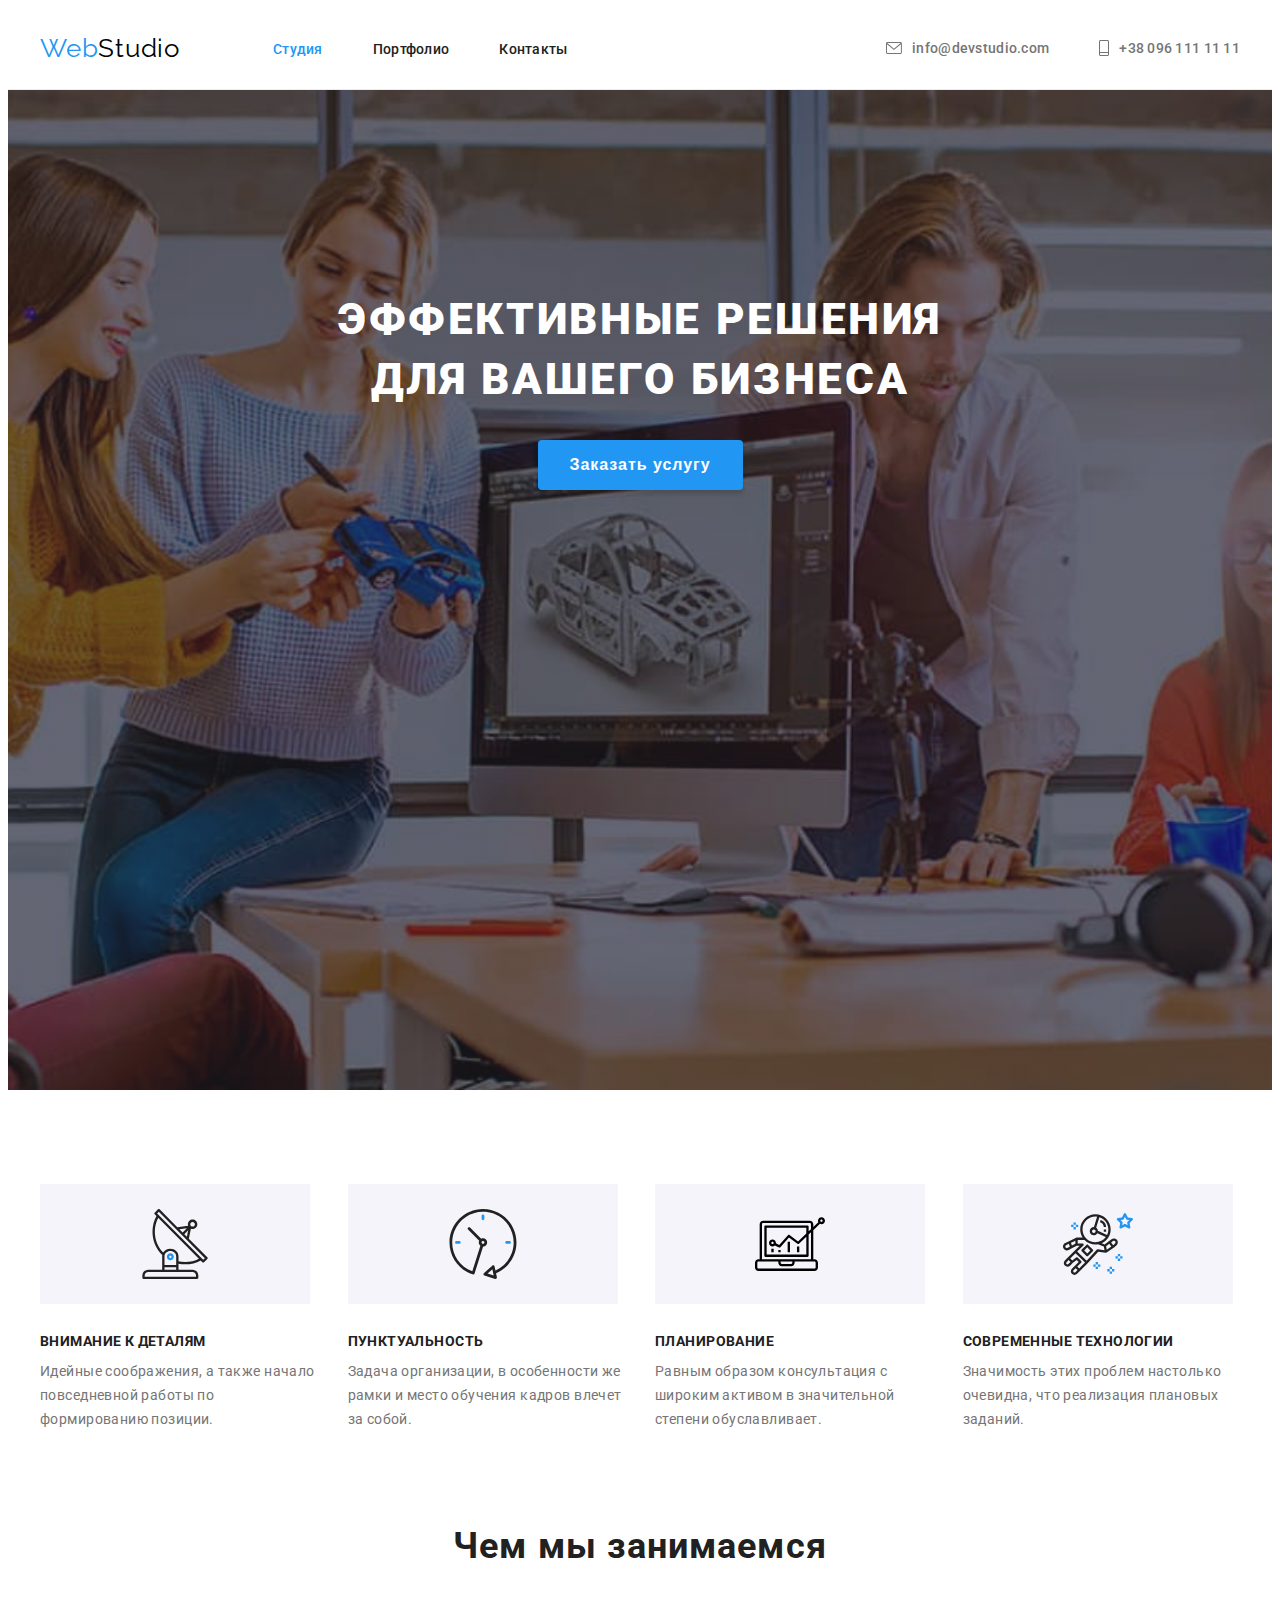
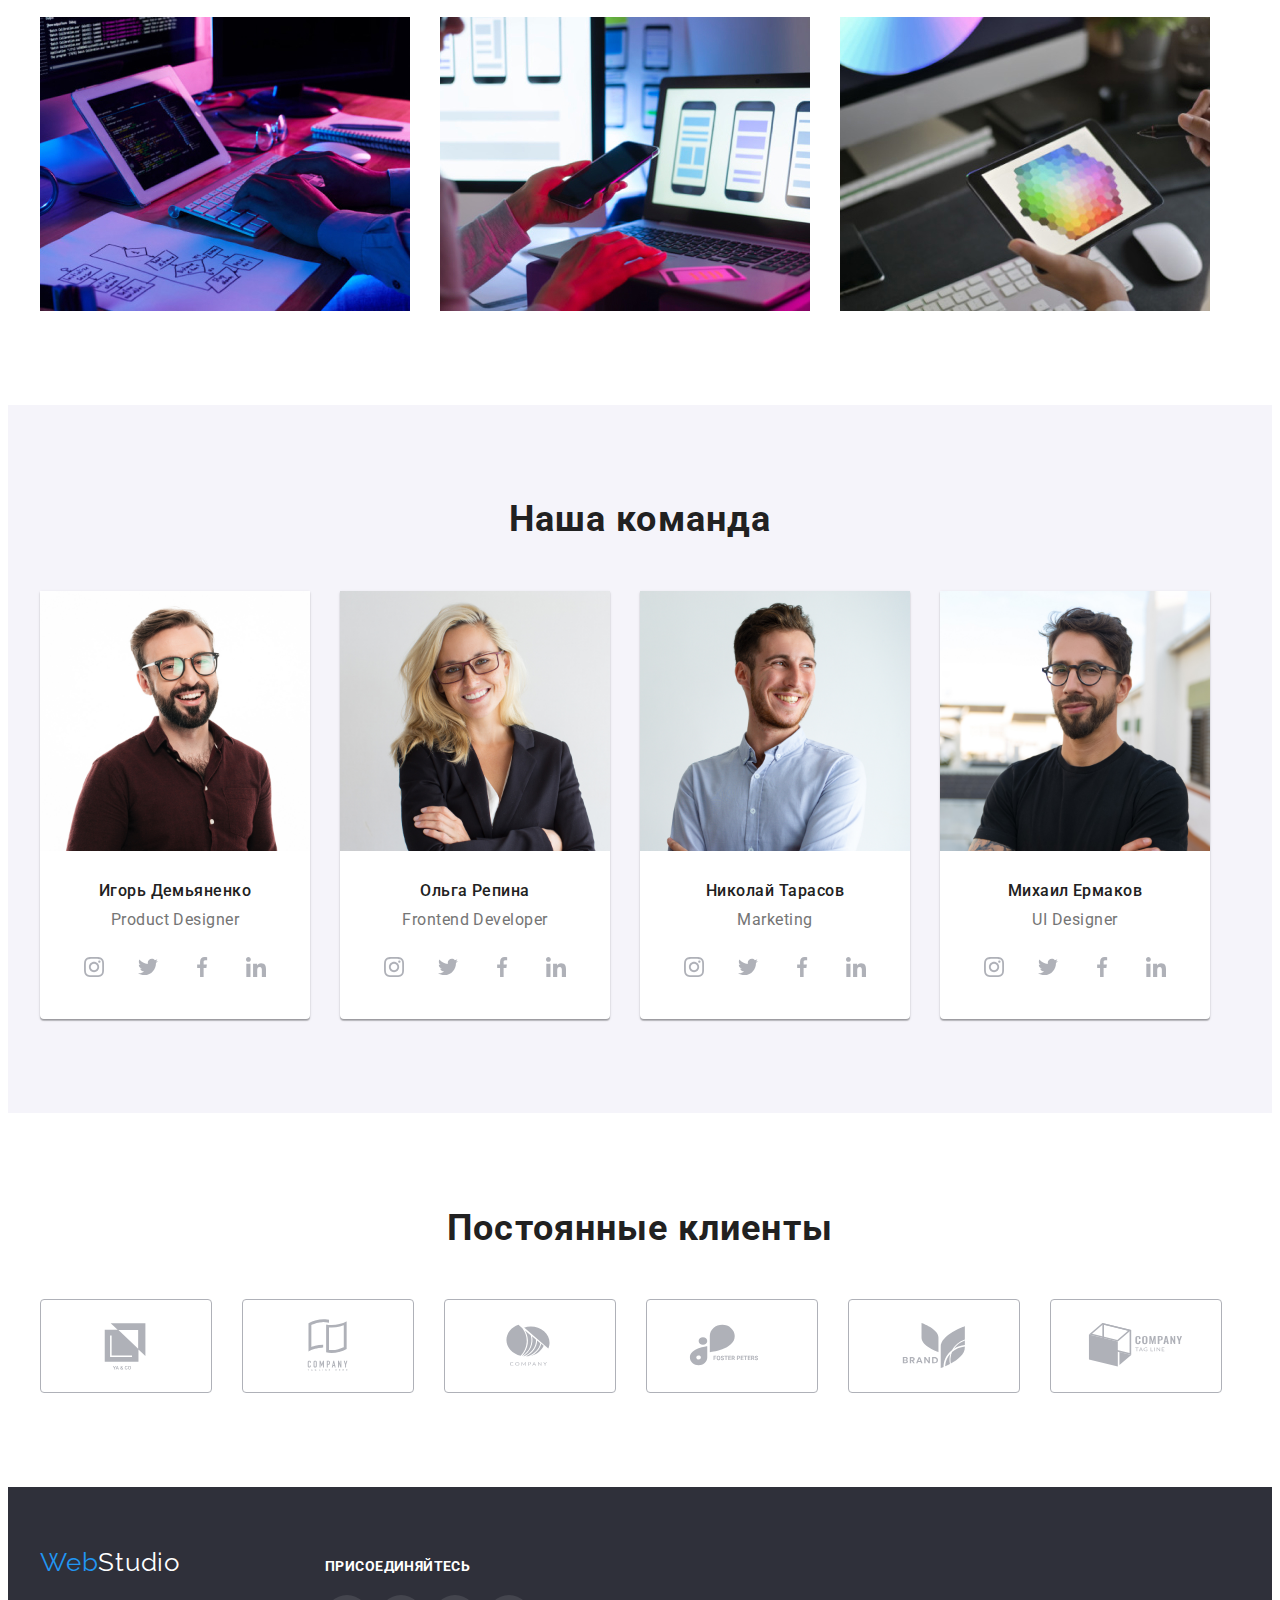
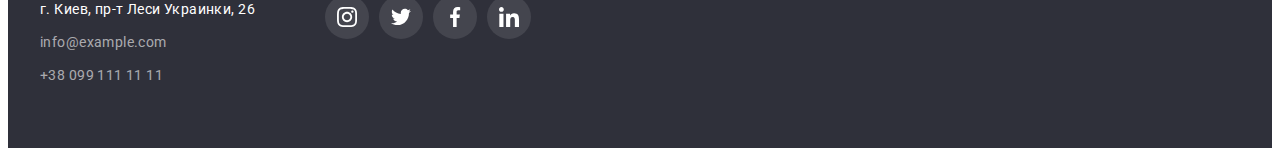
<file: index.html>
<!DOCTYPE html>
<html lang="ru">

<head>
    <meta charset="UTF-8" />
    <meta http-equiv="X-UA-Compatible" content="IE=edge" />
    <meta name="viewport" content="width=device-width, initial-scale=1.0" />
    <title>Web Studio</title>
    <link
        href="https://fonts.googleapis.com/css2?family=Raleway:wght@700&family=Roboto:wght@400;500;700;900&display=swap"
        rel="stylesheet" />
    <link rel="stylesheet" href="https://cdnjs.cloudflare.com/ajax/libs/modern-normalize/1.1.0/modern-normalize.min.css"
        integrity="sha512-wpPYUAdjBVSE4KJnH1VR1HeZfpl1ub8YT/NKx4PuQ5NmX2tKuGu6U/JRp5y+Y8XG2tV+wKQpNHVUX03MfMFn9Q=="
        crossorigin="anonymous" referrerpolicy="no-referrer" />
    <link rel="stylesheet" href="./css/styles.css" />
</head>

<body>
    <!--шапка-->
    <header class="header">
        <div class="container main-nav">
            <a class="logo link" href=""><span class="logo-icon">Web</span>Studio</a>
            <!--Навигация-->
            <nav class="nav">
                <ul class="site-nav">
                    <li class="site-nav-item">
                        <a class="site-nav-link link current" href="./index.html">Студия</a>
                    </li>
                    <li class="site-nav-item">
                        <a class="site-nav-link link" href="./portfolio.html">Портфолио</a>
                    </li>
                    <li class="site-nav-item"><a class="site-nav-link link" href="">Контакты</a></li>
                </ul>
            </nav>

            <!--Контакты-->
            <ul class="contacts">
                <li class="contacts-item mail">
                    <a class="contacts-link link" href="mailto:info@devstudio.com">
                        <svg class="contacts-logo-svg" width="16" height="12">
                            <use href="./images/symbol-defs.svg#icon-mail"></use>
                        </svg>info@devstudio.com</a>
                </li>

                <li class="contacts-item">
                    <a class="contacts-link link" href="tel:+380961111111"><svg class="contacts-logo-svg" width="10"
                            height="16">
                            <use href="./images/symbol-defs.svg#icon-phone"></use>
                        </svg>+38 096 111 11 11</a>
                </li>
            </ul>
        </div>
    </header>
    <main>
        <!--Герой-->
        <section class="hero">
            <div class="container">
                <h1 class="hero-title">Эффективные решения <br />для вашего бизнеса</h1>
                <button class="hero-button" type="button">Заказать услугу</button>
            </div>
        </section>

        <!--Особенности-->
        <section class="section">
            <div class="container">
                <h2 class="visually-hidden">Особенности</h2>
                <ul class="feature-list">
                    <li class="feature-item">
                        <div class="feature-item-logo">
                            <svg class="feature-logo" width="70" height="70">
                                <use href="./images/symbol-defs.svg#icon-antenna-1"></use>
                            </svg>
                        </div>

                        <h3 class="feature">Внимание к деталям</h3>
                        <p class="feature-text">
                            Идейные соображения, а также начало повседневной работы по формированию позиции.
                        </p>
                    </li>

                    <li class="feature-item">
                        <div class="feature-item-logo">
                            <svg class="feature-logo" width="70" height="70">
                                <use href="./images/symbol-defs.svg#icon-clock-1"></use>
                            </svg>
                        </div>

                        <h3 class="feature">Пунктуальность</h3>
                        <p class="feature-text">
                            Задача организации, в особенности же рамки и место обучения кадров влечет за собой.
                        </p>
                    </li>

                    <li class="feature-item">
                        <div class="feature-item-logo">
                            <svg class="feature-logo" width="70" height="70">
                                <use href="./images/symbol-defs.svg#icon-diagram-1"></use>
                            </svg>
                        </div>

                        <h3 class="feature">Планирование</h3>
                        <p class="feature-text">
                            Равным образом консультация с широким активом в значительной степени обуславливает.
                        </p>
                    </li>

                    <li class="feature-item">
                        <div class="feature-item-logo">
                            <svg class="feature-logo" width="70" height="70">
                                <use href="./images/symbol-defs.svg#icon-astronaut-1"></use>
                            </svg>
                        </div>

                        <h3 class="feature">Современные технологии</h3>
                        <p class="feature-text">
                            Значимость этих проблем настолько очевидна, что реализация плановых заданий.
                        </p>
                    </li>
                </ul>
            </div>
        </section>

        <!--Чем мы занимаемся-->
        <section class="section work">
            <div class="container">
                <h2 class="section-title">Чем мы занимаемся</h2>
                <ul class="box-item">
                    <li class="box">
                        <img src="images/img.jpg" alt="верстка кода" width="370" height="295" />
                    </li>
                    <li class="box">
                        <img src="images/img2.jpg" alt="телефон в руках" width="370" height="295" />
                    </li>
                    <li class="box">
                        <img src="images/img3.jpg" alt="планшет в руках" width="370" height="295" />
                    </li>
                </ul>
            </div>
        </section>

        <!--Наша команда-->
        <section class="section comand">
            <div class="container">
                <h2 class="section-title">Наша команда</h2>
                <ul class="icon">
                    <li class="icon-items">
                        <img src="images/igor.jpg" alt="Igor photo" width="270" height="260" />
                        <div class="subtitle-icon">
                            <h3 class="section-avatar">Игорь Демьяненко</h3>
                            <p class="icon-text">Product Designer</p>

                            <!--соцсети-->
                            <ul class="icon-logo-list">
                                <li class="icon-logo-item">
                                    <a class="icon-logo-link" href="">
                                        <svg class="icon-logo" width="20" height="20">
                                            <use href="./images/symbol-defs.svg#icon-instagram-2"></use>
                                        </svg>
                                    </a>
                                </li>

                                <li class="icon-logo-item">
                                    <a class="icon-logo-link" href="">
                                        <svg class="icon-logo" width="20" height="20">
                                            <use href="./images/symbol-defs.svg#icon-twitter-1"></use>
                                        </svg>
                                    </a>
                                </li>

                                <li class="icon-logo-item">
                                    <a class="icon-logo-link" href="">
                                        <svg class="icon-logo" width="20" height="20">
                                            <use href="./images/symbol-defs.svg#icon-facebook-1"></use>
                                        </svg>
                                    </a>
                                </li>

                                <li class="icon-logo-item">
                                    <a class="icon-logo-link" href="">
                                        <svg class="icon-logo" width="20" height="20">
                                            <use href="./images/symbol-defs.svg#icon-linkedin-1"></use>
                                        </svg>
                                    </a>
                                </li>
                            </ul>
                        </div>
                    </li>

                    <li class="icon-items">
                        <img src="images/olga.jpg" alt="olga photo" width="270" height="260" />
                        <div class="subtitle-icon">
                            <h3 class="section-avatar">Ольга Репина</h3>
                            <p class="icon-text">Frontend Developer</p>

                            <!--соцсети-->
                            <ul class="icon-logo-list">
                                <li class="icon-logo-item">
                                    <a class="icon-logo-link" href="">
                                        <svg class="icon-logo" width="20" height="20">
                                            <use href="./images/symbol-defs.svg#icon-instagram-2"></use>
                                        </svg>
                                    </a>
                                </li>

                                <li class="icon-logo-item">
                                    <a class="icon-logo-link" href="">
                                        <svg class="icon-logo" width="20" height="20">
                                            <use href="./images/symbol-defs.svg#icon-twitter-1"></use>
                                        </svg>
                                    </a>
                                </li>

                                <li class="icon-logo-item">
                                    <a class="icon-logo-link" href="">
                                        <svg class="icon-logo" width="20" height="20">
                                            <use href="./images/symbol-defs.svg#icon-facebook-1"></use>
                                        </svg>
                                    </a>
                                </li>

                                <li class="icon-logo-item">
                                    <a class="icon-logo-link" href="">
                                        <svg class="icon-logo" width="20" height="20">
                                            <use href="./images/symbol-defs.svg#icon-linkedin-1"></use>
                                        </svg>
                                    </a>
                                </li>
                            </ul>
                        </div>
                    </li>

                    <li class="icon-items">
                        <img src="images/nikolay.jpg" alt="Nikolay photo" width="270" height="260" />
                        <div class="subtitle-icon">
                            <h3 class="section-avatar">Николай Тарасов</h3>
                            <p class="icon-text">Marketing</p>

                            <!--соцсети-->
                            <ul class="icon-logo-list">
                                <li class="icon-logo-item">
                                    <a class="icon-logo-link" href="">
                                        <svg class="icon-logo" width="20" height="20">
                                            <use href="./images/symbol-defs.svg#icon-instagram-2"></use>
                                        </svg>
                                    </a>
                                </li>

                                <li class="icon-logo-item">
                                    <a class="icon-logo-link" href="">
                                        <svg class="icon-logo" width="20" height="20">
                                            <use href="./images/symbol-defs.svg#icon-twitter-1"></use>
                                        </svg>
                                    </a>
                                </li>

                                <li class="icon-logo-item">
                                    <a class="icon-logo-link" href="">
                                        <svg class="icon-logo" width="20" height="20">
                                            <use href="./images/symbol-defs.svg#icon-facebook-1"></use>
                                        </svg>
                                    </a>
                                </li>

                                <li class="icon-logo-item">
                                    <a class="icon-logo-link" href="">
                                        <svg class="icon-logo" width="20" height="20">
                                            <use href="./images/symbol-defs.svg#icon-linkedin-1"></use>
                                        </svg>
                                    </a>
                                </li>
                            </ul>
                        </div>
                    </li>

                    <li class="icon-items">
                        <img src="images/michail.jpg" alt="Michail" width="270" height="260" />
                        <div class="subtitle-icon">
                            <h3 class="section-avatar">Михаил Ермаков</h3>
                            <p class="icon-text">UI Designer</p>

                            <!--соцсети-->
                            <ul class="icon-logo-list">
                                <li class="icon-logo-item">
                                    <a class="icon-logo-link" href="">
                                        <svg class="icon-logo" width="20" height="20">
                                            <use href="./images/symbol-defs.svg#icon-instagram-2"></use>
                                        </svg>
                                    </a>
                                </li>

                                <li class="icon-logo-item">
                                    <a class="icon-logo-link" href="">
                                        <svg class="icon-logo" width="20" height="20">
                                            <use href="./images/symbol-defs.svg#icon-twitter-1"></use>
                                        </svg>
                                    </a>
                                </li>

                                <li class="icon-logo-item">
                                    <a class="icon-logo-link" href="">
                                        <svg class="icon-logo" width="20" height="20">
                                            <use href="./images/symbol-defs.svg#icon-facebook-1"></use>
                                        </svg>
                                    </a>
                                </li>

                                <li class="icon-logo-item">
                                    <a class="icon-logo-link" href="">
                                        <svg class="icon-logo" width="20" height="20">
                                            <use href="./images/symbol-defs.svg#icon-linkedin-1"></use>
                                        </svg>
                                    </a>
                                </li>
                            </ul>
                        </div>
                    </li>
                </ul>
            </div>
        </section>
    </main>

    <!--Постоянные клиенты-->
    <section class="clients section">
        <div class="container">
            <h2 class="clients-title">Постоянные клиенты</h2>
            <ul class="clients-logo-list">
                <li class="clients-logo-item">
                    <a class="clients-link" href="">
                        <svg class="clients-logo-svg" width="106" height="60">
                            <use href="./images/symbol-defs.svg#icon-yacoLogo"></use>
                        </svg>
                    </a>
                </li>
                <li class="clients-logo-item">
                    <a class="clients-link" href="">
                        <svg class="clients-logo-svg" width="106" height="60">
                            <use href="./images/symbol-defs.svg#icon-logotagline"></use>
                        </svg>
                    </a>
                </li>
                <li class="clients-logo-item">
                    <a class="clients-link" href="">
                        <svg class="clients-logo-svg" width="106" height="60">
                            <use href="./images/symbol-defs.svg#icon-companylogo"></use>
                        </svg>
                    </a>
                </li>
                <li class="clients-logo-item">
                    <a class="clients-link" href="">
                        <svg class="clients-logo-svg" width="106" height="60">
                            <use href="./images/symbol-defs.svg#icon-fosterlogo"></use>
                        </svg>
                    </a>
                </li>
                <li class="clients-logo-item">
                    <a class="clients-link" href="">
                        <svg class="clients-logo-svg" width="106" height="60">
                            <use href="./images/symbol-defs.svg#icon-brandlogo"></use>
                        </svg>
                    </a>
                </li>
                <li class="clients-logo-item">
                    <a class="clients-link" href="">
                        <svg class="clients-logo-svg" width="106" height="60">
                            <use href="./images/symbol-defs.svg#icon-taglinelogo"></use>
                        </svg>
                    </a>
                </li>
            </ul>
        </div>
    </section>

    <footer class="footer">
        <div class="footer-sections container">
            <div class="footer-section-addres">
                <a class="logo-footer link" href=""><span class="footer-icon">Web</span>Studio</a>

                <address>
                    <ul class="footer-list">
                        <li class="footer-items">
                            <a class="footer-addres link" href="https://goo.gl/maps/AxwCZDzG8Fguy3GU9">г. Киев, пр-т
                                Леси Украинки, 26</a>
                        </li>
                        <li class="footer-items">
                            <a class="footer-contacts link" href="info@example.com">info@example.com</a>
                        </li>
                        <li class="footer-items">
                            <a class="footer-contacts link" href="+380991111111">+38 099 111 11 11</a>
                        </li>
                    </ul>
                </address>
            </div>

            <div class="footer-section-subscribe">
                <h2 class="subscribe-title">Присоединяйтесь</h2>
                <ul class="subscribe-list">
                    <li class="subscribe-item">
                        <a class="subscribe-link" href="">
                            <svg class="subscribe-logo" width="20" height="20">
                                <use href="./images/symbol-defs.svg#icon-instagram-2"></use>
                            </svg>
                        </a>
                    </li>

                    <li class="subscribe-item">
                        <a class="subscribe-link" href="">
                            <svg class="subscribe-logo" width="20" height="20">
                                <use href="./images/symbol-defs.svg#icon-twitter-1"></use>
                            </svg>
                        </a>
                    </li>

                    <li class="subscribe-item">
                        <a class="subscribe-link" href="">
                            <svg class="subscribe-logo" width="20" height="20">
                                <use href="./images/symbol-defs.svg#icon-facebook-1"></use>
                            </svg>
                        </a>
                    </li>

                    <li class="subscribe-item">
                        <a class="subscribe-link" href="">
                            <svg class="subscribe-logo" width="20" height="20">
                                <use href="./images/symbol-defs.svg#icon-linkedin-1"></use>
                            </svg>
                        </a>
                    </li>
                </ul>
            </div>
        </div>
    </footer>
</body>

</html>
</file>
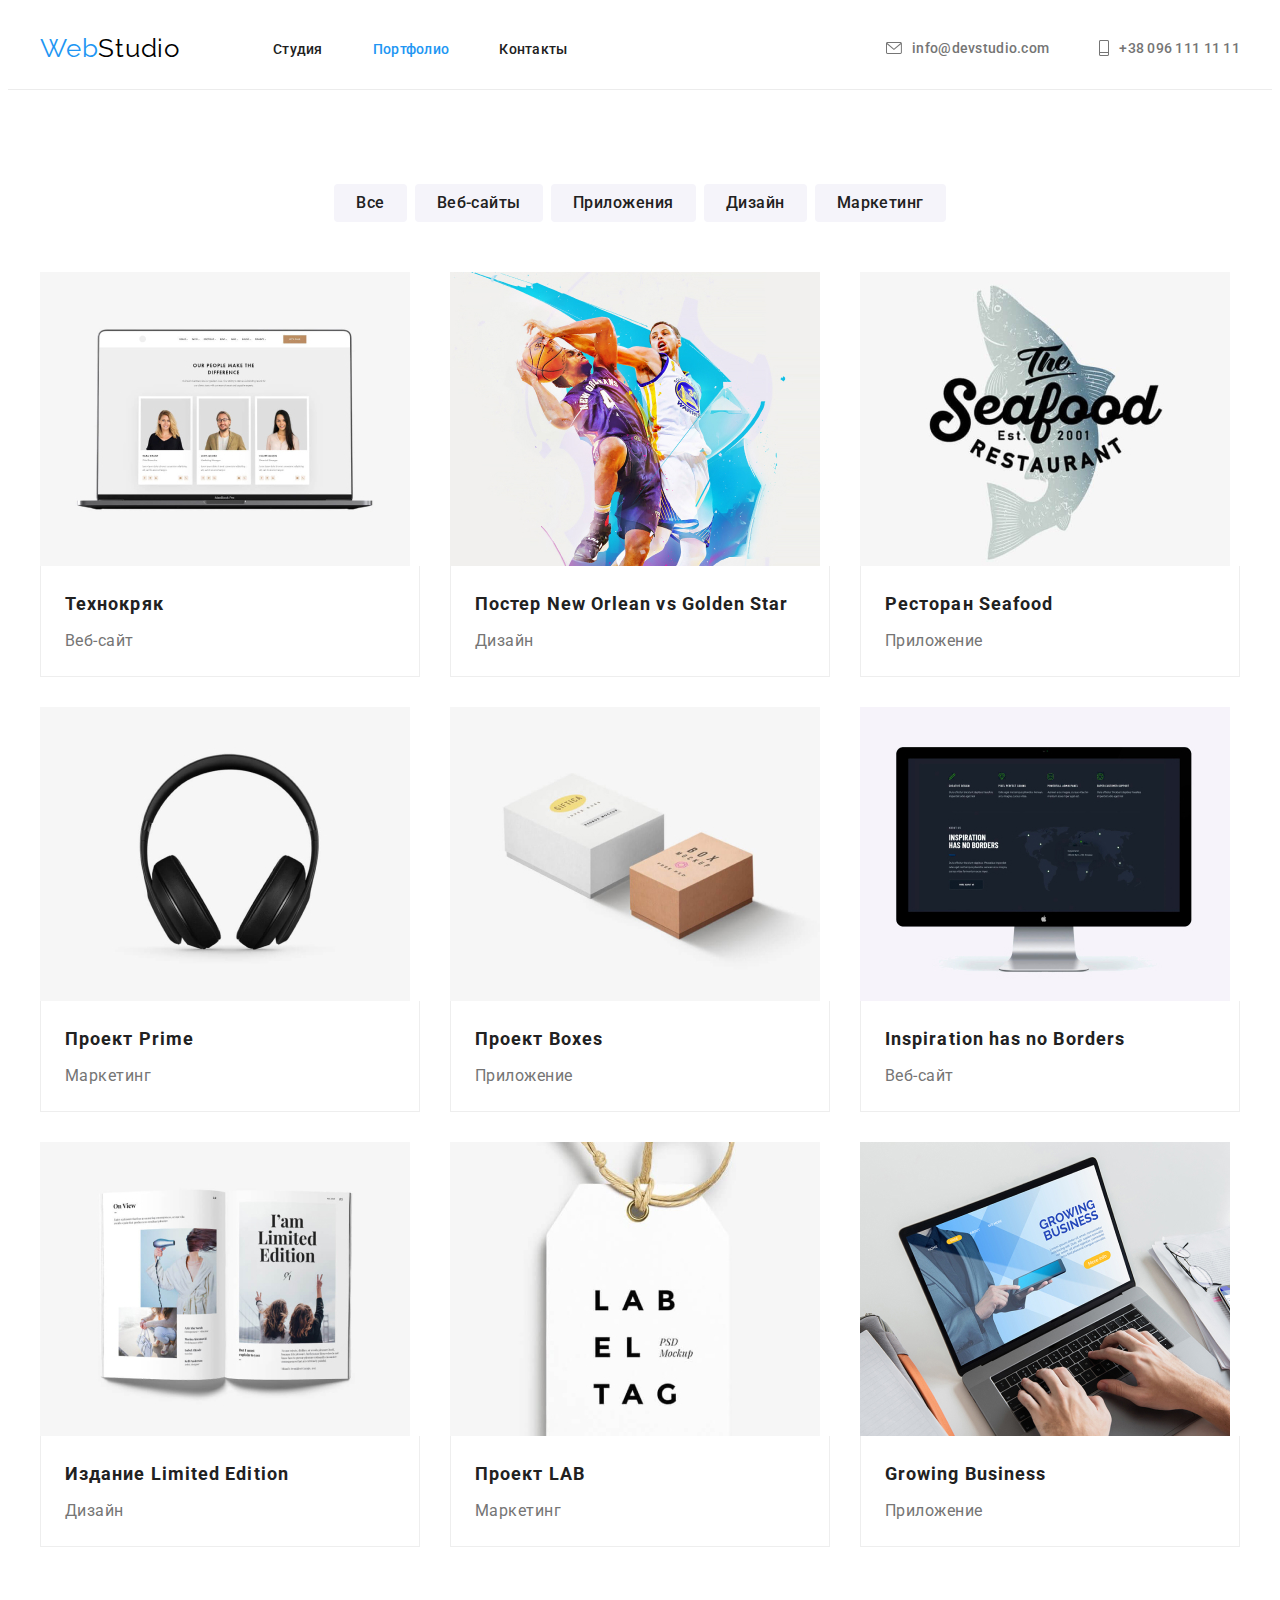
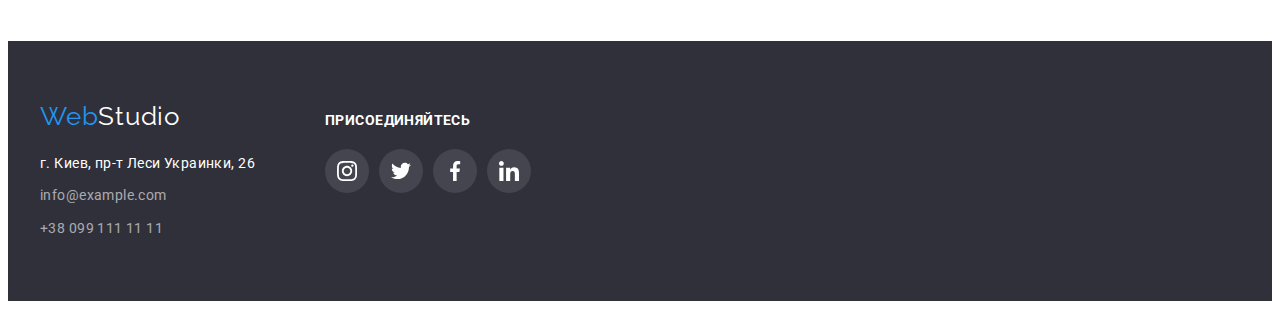
<file: portfolio.html>
<!DOCTYPE html>
<html lang="ru">

<head>
    <meta charset="UTF-8" />
    <meta http-equiv="X-UA-Compatible" content="IE=edge" />
    <meta name="viewport" content="width=device-width, initial-scale=1.0" />
    <title>Portfolio</title>
    <link
        href="https://fonts.googleapis.com/css2?family=Raleway:wght@700&family=Roboto:wght@400;500;700;900&display=swap"
        rel="stylesheet" />
    <link rel="stylesheet" href="https://cdnjs.cloudflare.com/ajax/libs/modern-normalize/1.1.0/modern-normalize.min.css"
        integrity="sha512-wpPYUAdjBVSE4KJnH1VR1HeZfpl1ub8YT/NKx4PuQ5NmX2tKuGu6U/JRp5y+Y8XG2tV+wKQpNHVUX03MfMFn9Q=="
        crossorigin="anonymous" referrerpolicy="no-referrer" />
    <link rel="stylesheet" href="./css/styles.css" />
</head>

<body>
    <header class="header">
        <div class="container main-nav">
            <a class="logo link" href=""><span class="logo-icon">Web</span>Studio</a>
            <nav class="nav">
                <ul class="site-nav">
                    <li class="site-nav-item">
                        <a class="site-nav-link link" href="./index.html">Студия</a>
                    </li>
                    <li class="site-nav-item">
                        <a class="site-nav-link link current" href="./portfolio.html">Портфолио</a>
                    </li>
                    <li class="site-nav-item"><a class="site-nav-link link" href="">Контакты</a></li>
                </ul>
            </nav>

            <!--Контакты-->
            <ul class="contacts">
                <li class="contacts-item mail">
                    <a class="contacts-link link" href="mailto:info@devstudio.com">
                        <svg class="contacts-logo-svg" width="16" height="12">
                            <use href="./images/symbol-defs.svg#icon-mail"></use>
                        </svg>info@devstudio.com</a>
                </li>
            
                <li class="contacts-item">
                    <a class="contacts-link link" href="tel:+380961111111"><svg class="contacts-logo-svg" width="10" height="16">
                            <use href="./images/symbol-defs.svg#icon-phone"></use>
                        </svg>+38 096 111 11 11</a>
                </li>
            </ul>
        </div>
    </header>
    <main>
        <section class="section">
            <div class="container">
                <!--фильтр-->
                <h1 class="visually-hidden">Portfolio</h1>
                <ul class="btn-list">
                    <li class="btn-items">
                        <button class="btn" type="button">Все</button>
                    </li>
                    <li class="btn-items">
                        <button class="btn" type="button">Веб-сайты</button>
                    </li>
                    <li class="btn-items">
                        <button class="btn" type="button">Приложения</button>
                    </li>
                    <li class="btn-items">
                        <button class="btn" type="button">Дизайн</button>
                    </li>
                    <li class="btn-items">
                        <button class="btn" type="button">Маркетинг</button>
                    </li>
                </ul>

                <!--Галерея фото-->
                <ul class="photo-list">
                    <li class="photo">
                        <a class="photo-link" href="">
                            <img src="./images/notebook.jpg" alt="technokryak" width="370" height="294" />
                            <div class="border">
                                <h2 class="portfolio-items">Технокряк</h2>
                                <p class="portfolio-text">Веб-сайт</p>
                            </div>
                        </a>
                    </li>
                    <li class="photo">
                        <a class="photo-link" href="">
                            <img src="./images/basketball.jpg" alt="poster-new-orlean-vs-srat" width="370"
                                height="294" />
                            <div class="border">
                                <h2 class="portfolio-items">Постер New Orlean vs Golden Star</h2>
                                <p class="portfolio-text">Дизайн</p>
                            </div>
                        </a>
                    </li>
                    <li class="photo">
                        <a class="photo-link" href="">
                            <img src="./images/restaurant.jpg" alt="seafood" width="370" height="294" />
                            <div class="border">
                                <h2 class="portfolio-items">Ресторан Seafood</h2>
                                <p class="portfolio-text">Приложение</p>
                            </div>
                        </a>
                    </li>
                    <li class="photo">
                        <a class="photo-link" href="">
                            <img src="./images/headphones.jpg" alt="project-prime" width="370" height="294" />
                            <div class="border">
                                <h2 class="portfolio-items">Проект Prime</h2>
                                <p class="portfolio-text">Маркетинг</p>
                            </div>
                        </a>
                    </li>
                    <li class="photo">
                        <a class="photo-link" href="">
                            <img src="./images/boxes.jpg" alt="project-boxes" width="370" height="294" />
                            <div class="border">
                                <h2 class="portfolio-items">Проект Boxes</h2>
                                <p class="portfolio-text">Приложение</p>
                            </div>
                        </a>
                    </li>
                    <li class="photo">
                        <a class="photo-link" href="">
                            <img src="./images/monitor.jpg" alt="isipiration-has-no-border" width="370" height="294" />
                            <div class="border">
                                <h2 class="portfolio-items">Inspiration has no Borders</h2>
                                <p class="portfolio-text">Веб-сайт</p>
                            </div>
                        </a>
                    </li>
                    <li class="photo">
                        <a class="photo-link" href="">
                            <img src="./images/book.jpg" alt="limited-edition" width="370" height="294" />
                            <div class="border">
                                <h2 class="portfolio-items">Издание Limited Edition</h2>
                                <p class="portfolio-text">Дизайн</p>
                            </div>
                        </a>
                    </li>
                    <li class="photo">
                        <a class="photo-link" href="">
                            <img src="./images/labeltag.jpg" alt="project-lab" width="370" height="294" />
                            <div class="border">
                                <h2 class="portfolio-items">Проект LAB</h2>
                                <p class="portfolio-text">Маркетинг</p>
                            </div>
                        </a>
                    </li>
                    <li class="photo">
                        <a class="photo-link" href="">
                            <img src="./images/growingbusiness.jpg" alt="growing-business" width="370" height="294" />
                            <div class="border">
                                <h2 class="portfolio-items">Growing Business</h2>
                                <p class="portfolio-text">Приложение</p>
                            </div>
                        </a>
                    </li>
                </ul>
            </div>
        </section>
    </main>

    <footer class="footer">
        <div class="footer-sections container">
            <div class="footer-section-addres">
                <a class="logo-footer link" href=""><span class="footer-icon">Web</span>Studio</a>
    
                <address>
                    <ul class="footer-list">
                        <li class="footer-items">
                            <a class="footer-addres link" href="https://goo.gl/maps/AxwCZDzG8Fguy3GU9">г. Киев, пр-т
                                Леси Украинки, 26</a>
                        </li>
                        <li class="footer-items">
                            <a class="footer-contacts link" href="info@example.com">info@example.com</a>
                        </li>
                        <li class="footer-items">
                            <a class="footer-contacts link" href="+380991111111">+38 099 111 11 11</a>
                        </li>
                    </ul>
                </address>
            </div>
    
            <div class="footer-section-subscribe">
                <h2 class="subscribe-title">Присоединяйтесь</h2>
                <ul class="subscribe-list">
                    <li class="subscribe-item">
                        <a class="subscribe-link" href="">
                            <svg class="subscribe-logo" width="20" height="20">
                                <use href="./images/symbol-defs.svg#icon-instagram-2"></use>
                            </svg>
                        </a>
                    </li>
    
                    <li class="subscribe-item">
                        <a class="subscribe-link" href="">
                            <svg class="subscribe-logo" width="20" height="20">
                                <use href="./images/symbol-defs.svg#icon-twitter-1"></use>
                            </svg>
                        </a>
                    </li>
    
                    <li class="subscribe-item">
                        <a class="subscribe-link" href="">
                            <svg class="subscribe-logo" width="20" height="20">
                                <use href="./images/symbol-defs.svg#icon-facebook-1"></use>
                            </svg>
                        </a>
                    </li>
    
                    <li class="subscribe-item">
                        <a class="subscribe-link" href="">
                            <svg class="subscribe-logo" width="20" height="20">
                                <use href="./images/symbol-defs.svg#icon-linkedin-1"></use>
                            </svg>
                        </a>
                    </li>
                </ul>
            </div>
        </div>
    </footer>
    </body>
    
    </html>
</file>
<file: css/styles.css>
:root {
  --primary-text-color: #757575;
  --title-text-color: #212121;
  --accent-color: #2196f3;
  --button-hover: #188ce8;
  --white-color: #ffffff;
  --section-color: #2f303a;
  --logo-color: #afb1b8;
  --button-bgc: #f5f4fa;
}

body {
  background-color: var(--white-color);
  color: var(--primary-text-color);
  font-family: Roboto, sans-serif;
}

/* сброс стилей */
h1,
h2,
h3,
p {
  margin: 0;
}

/*для скрытия маркеров и боковых отступов*/
ul {
  list-style: none;
  padding: 0;
  margin: 0;
}

/*для скрытия подчеркивания*/
.link {
  text-decoration: none;
}

/* скрытие заголовков */
.visually-hidden {
  position: absolute;
  width: 1px;
  height: 1px;
  margin: -1px;
  border: 0;
  padding: 0;
  white-space: nowrap;
  clip-path: inset(100%);
  clip: rect(0 0 0 0);
  overflow: hidden;
}

/* для центрирования и ограничечения контента по ширине */
.container {
  width: 1200px;
  margin: 0 auto;
  padding-left: 15px;
  padding-right: 15px;
}

/* Верхний и нижний отступ */
.section {
  padding: 94px 0;
}

/* image */
img {
  display: block;
  max-width: 100%;
  height: auto;
}

/*логотип*/
.logo {
  margin-right: 93px;
  color: #000000;
  font-family: Raleway;
  font-size: 26px;
  line-height: 1.19;
  letter-spacing: 0.03em;
}

.logo-icon {
  color: var(--accent-color);
}

/*навигация*/
.main-nav {
  display: flex;
  align-items: center;
  padding-top: 25px;
  padding-bottom: 25px;
}
.site-nav {
  display: flex;
}

.site-nav-item:not(:last-child) {
  margin-right: 50px;
}

.site-nav-link {
  color: var(--title-text-color);
  font-weight: 500;
  font-size: 14px;
  line-height: 1.14;
  letter-spacing: 0.02em;
}

.site-nav-link:hover,
.site-nav-link:focus {
  color: var(--accent-color);
}

.site-nav .link.current {
  color: var(--accent-color);
}
/*контакты*/
.contacts {
  display: flex;
  margin-left: auto;
}

.contacts-item:not(:last-child) {
  margin-right: 50px;
}

.contacts-link {
  display: flex;
  align-items: center;
  color: var(--primary-text-color);
  fill: var(--primary-text-color);
  font-weight: 500;
  font-size: 14px;
  line-height: 1.4;
  letter-spacing: 0.02em;
  margin-bottom: 0;
}

.contacts-logo-svg {
  margin-right: 10px;
}

.contacts-link:hover,
.contacts-link:focus {
  color: var(--accent-color);
  fill: var(--accent-color);
}

/* рамка под хедером */
.header {
  border-bottom: 1px solid #ececec;
}

/*index.html*/

/*hero*/
.hero {
  padding: 200px 0;
  text-align: center;
  margin: 0 auto;
  max-width: 1600px;
  height: 600px;
  background-image: linear-gradient(to right, rgba(47, 48, 58, 0.4), rgba(47, 48, 58, 0.4)),
    url('../images/hero.jpg');
  background-repeat: no-repeat;
  background-position: center;
  background-size: cover;
  background-color: var(--section-color);
}

.hero-title {
  margin-bottom: 30px;
  color: var(--white-color);
  font-weight: 900;
  font-size: 44px;
  line-height: 1.36;
  letter-spacing: 0.06em;
  text-transform: uppercase;
}

.hero-button {
  padding: 10px 32px;
  min-width: 200px;
  min-height: 50px;
  box-shadow: 0px 4px 4px rgba(0, 0, 0, 0.15);
  border-radius: 4px;
  border: transparent;

  align-items: center;
  text-align: center;
  letter-spacing: 0.06em;

  background-color: var(--accent-color);
  color: var(--white-color);
  cursor: pointer;
  font-weight: 700;
  font-size: 16px;
  line-height: 1.88;
}

.hero-button:hover,
.hero-button:focus {
  background-color: var(--button-hover);
}

/*Особенности*/
.feature-list {
  display: flex;
  flex-wrap: wrap;
}

.feature-item {
  margin-right: 30px;
  flex-basis: calc((100% - 90px) / 4);
}

.feature-item-logo {
  display: flex;
  justify-content: center;
  align-items: center;
  margin-bottom: 30px;
  background-color: #f5f4fa;
  width: 270px;
  height: 120px;
}

.feature-logo {
}

.feature-item:last-child {
  margin-right: 0;
}

.feature {
  color: var(--title-text-color);
  font-weight: 700;
  font-size: 14px;
  line-height: 1.14;
  letter-spacing: 0.03em;
  text-transform: uppercase;
  margin-top: 0;
  margin-bottom: 10px;
}

.feature-text {
  font-size: 14px;
  line-height: 1.71;
  letter-spacing: 0.03em;
}

/*чем мы занимаемся & наша команда*/
.work {
  padding-top: 0;
}
.section-title {
  margin-bottom: 50px;
  color: var(--title-text-color);
  font-weight: 700;
  font-size: 36px;
  line-height: 1.16;
  letter-spacing: 0.03em;
  text-align: center;
}

.box-item {
  display: flex;
  flex-wrap: wrap;
}
.box {
  margin-right: 30px;
}

.box:last-child {
  margin-right: 0;
}

/*наша команда*/
.comand {
  background-color: #f5f4fa;
}

.icon {
  display: flex;
  flex-wrap: wrap;
}

.icon-items {
  margin-right: 30px;
  background-color: #ffffff;
  box-shadow: 0px 1px 3px rgba(0, 0, 0, 0.12), 0px 1px 1px rgba(0, 0, 0, 0.14),
    0px 2px 1px rgba(0, 0, 0, 0.2);
  border-radius: 0px 0px 4px 4px;
}

.icon-items:last-child {
  margin-right: 0;
}

.subtitle-icon {
  padding: 30px 32px;
}

.section-avatar {
  margin-bottom: 10px;

  color: var(--title-text-color);
  font-weight: 500;
  font-size: 16px;
  line-height: 1.19;
  letter-spacing: 0.03em;

  text-align: center;
}

.icon-text {
  margin-bottom: 16px;
  font-size: 16px;
  line-height: 1.19;
  letter-spacing: 0.03em;

  text-align: center;
}

.icon-logo-list {
  display: flex;
  padding: 0;
  margin: 0;
}

.icon-logo-item {
  margin-right: 10px;
}

.icon-logo-item:last-child {
  margin-right: 0;
}

.icon-logo-link {
  display: flex;
  justify-content: center;
  align-items: center;

  width: 44px;
  height: 44px;
  border-radius: 50%;
  color: var(--logo-color);
}

.icon-logo {
  fill: currentColor;
}

.icon-logo-link:hover,
.icon-logo-link:focus {
  background-color: var(--accent-color);
  color: var(--white-color);
}

/* Постоянные клиенты */
.clients {
  text-align: center;
}

.clients-title {
  margin-bottom: 50px;
  font-weight: 700;
  font-size: 36px;
  line-height: 42px;
  text-align: center;
  letter-spacing: 0.03em;
  color: var(--title-text-color);
}

/* ul */
.clients-logo-list {
  display: flex;
  padding: 0;
  margin: 0;
}

.clients-logo-item {
  margin-right: 30px;
}

.clients-logo-item:last-child {
  margin-right: 0;
}

.clients-link {
  display: flex;
  justify-content: center;
  align-items: center;

  width: 170px;
  height: 92px;
  border: 1px solid var(--logo-color);
  border-radius: 4px;
  color: var(--logo-color);
}

.clients-logo-svg {
  fill: currentColor;
}

.clients-link:hover,
.clients-link:focus {
  color: var(--accent-color);
  border: 1px solid var(--accent-color);
}

/*footer*/
.footer {
  padding: 60px 0;
  background-color: var(--section-color);
}

.footer-sections {
  align-items: baseline;
  display: flex;
}

.logo-footer {
  display: inline-block;
  margin-bottom: 20px;
  color: var(--white-color);
  font-family: Raleway;
  font-size: 26px;
  line-height: 1.19;
  letter-spacing: 0.03em;
}

.footer-icon {
  color: var(--accent-color);
}

.footer-items {
  margin-bottom: 9px;
}

.footer-items:last-child {
  margin-bottom: 0px;
}

.footer-addres {
  font-style: normal;
  color: var(--white-color);
  background-color: var(--section-color);
  font-size: 14px;
  line-height: 1.71;
  letter-spacing: 0.03em;
}

.footer-contacts {
  font-style: normal;
  color: rgba(255, 255, 255, 0.6);
  background-color: var(--section-color);
  font-size: 14px;
  line-height: 1.71;
  letter-spacing: 0.03em;
}

.footer-contacts:hover,
.footer-contacts:focus {
  color: var(--accent-color);
}

.footer-section-addres {
  margin-right: 70px;
}

.subscribe-title {
  font-weight: 700;
  font-size: 14px;
  line-height: 1.14;
  letter-spacing: 0.03em;
  text-transform: uppercase;
  color: #ffffff;
  margin-bottom: 20px;
}

.subscribe-list {
  display: flex;
  padding: 0;
  margin: 0;
}

.subscribe-item {
  margin-right: 10px;
}

.subscribe-item:last-child {
  margin-right: 0;
}

.subscribe-link {
  display: flex;
  justify-content: center;
  align-items: center;
  width: 44px;
  height: 44px;
  border-radius: 50%;
  background-color: rgba(255, 255, 255, 0.1);
  color: var(--white-color);
}

.subscribe-logo {
  fill: currentColor;
}

.subscribe-link:hover,
.subscribe-link:focus {
  background-color: var(--accent-color);
}

/*Portfolio*/
/*buttons*/
.btn-list {
  display: flex;
  justify-content: center;
  margin-bottom: 50px;
}

.btn-items {
  margin-right: 8px;
}

.btn-items:last-child {
  margin-right: 0;
}

.btn {
  padding: 6px 22px;
  border-radius: 4px;
  border: transparent;

  background-color: var(--button-bgc);
  color: var(--title-text-color);
  cursor: pointer;
  font-family: inherit;
  font-weight: 500;
  font-size: 16px;
  line-height: 1.62;
  letter-spacing: 0.03em;

  text-align: center;
}

.btn:hover,
.btn:focus {
  background-color: var(--accent-color);
  color: var(--white-color);
  box-shadow: 0px 3px 1px rgba(0, 0, 0, 0.1), 0px 1px 2px rgba(0, 0, 0, 0.08),
    0px 2px 2px rgba(0, 0, 0, 0.12);
}

.photo-list {
  display: flex;
  flex-wrap: wrap;
}

.photo {
  width: calc((100% - 60px) / 3);
  margin-right: 30px;
  margin-bottom: 30px;
}

.photo-link {
  text-decoration: none;
  display: block;
}

.photo-link:hover,
.photo-link:focus {
  box-shadow: 0px 1px 1px rgba(0, 0, 0, 0.12), 0px 4px 4px rgba(0, 0, 0, 0.06),
    1px 4px 6px rgba(0, 0, 0, 0.16);
}

.photo:nth-child(3n) {
  margin-right: 0;
}

.photo:nth-last-child(-n + 3) {
  margin-bottom: 0;
}

.photo > .link {
  margin-bottom: 0;
}

/*галлерея фото*/
.portfolio-items {
  margin-bottom: 4px;
  color: var(--title-text-color);
  font-weight: 700;
  font-size: 18px;
  line-height: 2;

  letter-spacing: 0.06em;
}

.portfolio-text {
  font-size: 16px;
  line-height: 1.87;
  letter-spacing: 0.03em;
  color: var(--primary-text-color);
}

.border {
  padding: 20px 24px;
  border-left: 1px solid #eeeeee;
  border-right: 1px solid #eeeeee;
  border-bottom: 1px solid #eeeeee;
}
</file>
